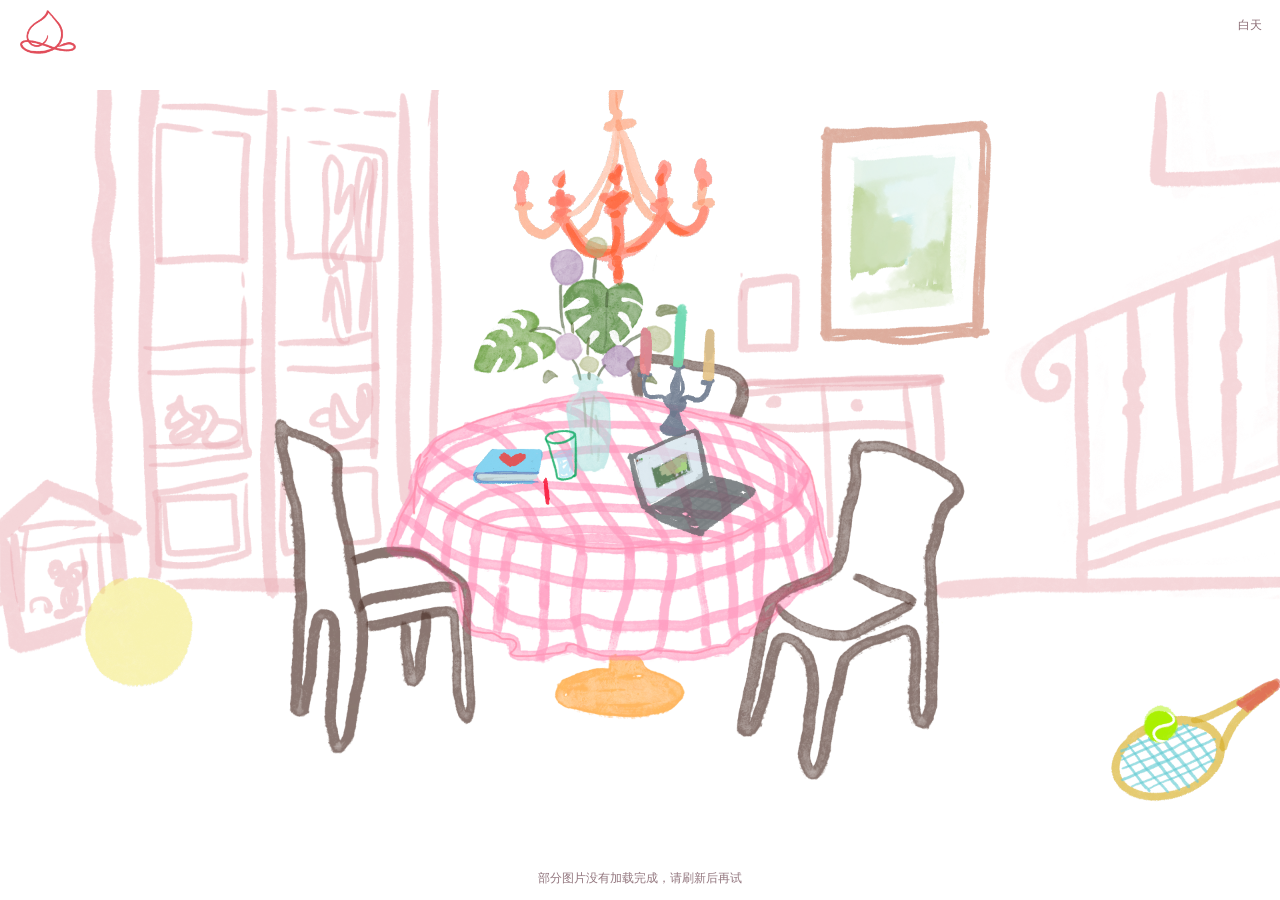
<file: index.html>
<!doctype html>
<html lang="zh-CN">
<head>
  <meta charset="UTF-8">
  <meta name="viewport" content="width=device-width, initial-scale=1.0, viewport-fit=cover">
  <meta name="theme-color" content="#ffffff">
  <meta name="description" content="Chez Theo — 一个可以慢慢探索的手绘房间。">
  <title>Chez Theo</title>
  <link rel="stylesheet" href="styles.css?v=20261112-bounce2">
  <link rel="stylesheet" href="startup-layout.css?v=20261109-1">
  <link rel="stylesheet" href="cursor-performance.css?v=20261109-1">
</head>
<body>
  <main class="site-shell" aria-label="Chez Theo 的手绘房间">
    <div class="room" id="room">
      <div class="artboard is-grouped" id="artboard">
        <canvas hidden data-scene="approvedNight" data-tiles="assets/approved-night.tiles.json" width="2048" height="1152" aria-hidden="true"></canvas>
        <img class="layer background" data-scene="background" src="assets/background-2002.png?v=20261103-8" alt="手绘房间背景">
        <img class="layer racket-layer" data-scene="racket" src="assets/racket.png" alt="" aria-hidden="true">
        <img class="layer tennis-layer" id="tennisLayer" data-scene="tennis" src="assets/tennis.png" alt="" aria-hidden="true">
        <img class="layer chandelier-layer" data-scene="chandelier" src="assets/chandelier.png" alt="" aria-hidden="true">
        <img class="layer" data-scene="floorLamp" src="assets/floor-lamp.png" alt="" aria-hidden="true">
        <img class="layer" data-scene="furniture" src="assets/furniture.png" alt="" aria-hidden="true">
        <img class="layer" data-scene="flowers" src="assets/flowers.png" alt="" aria-hidden="true">
        <img class="layer" data-scene="glass" src="assets/glass.png" alt="" aria-hidden="true">
        <div class="object-visual computer-visual" id="computerVisual" aria-hidden="true">
          <img class="layer computer-day" id="computerDayLayer" data-scene="computerDay" src="assets/computer-day.png" alt="">
          <img class="layer computer-night" data-scene="computerNight" src="assets/computer-night.png?v=20261102-7" alt="">
        </div>
        <img class="layer object-visual" id="diaryVisual" data-scene="diary" src="assets/diary.png?v=20261102-2" alt="" aria-hidden="true">
        <img class="layer" data-scene="candlestick" src="assets/candlestick.png?v=20261102-2" alt="" aria-hidden="true">
        <img class="layer object-visual" id="paintingVisual" data-scene="painting" src="assets/painting.png" alt="" aria-hidden="true">

        <img class="layer night-wash" id="nightWash" data-scene="nightStart" src="assets/night-shadow-1.png" alt="" aria-hidden="true">
        <img class="layer night-wash night-end" data-scene="nightEnd" src="assets/night-shadow-2.png" alt="" aria-hidden="true">

        <img class="layer lighting-layer" id="floorLight" data-scene="floorEmission" src="assets/floor-emission.png" alt="" aria-hidden="true">
        <img class="layer lighting-layer floor-environment" data-scene="floorEnvironment" src="assets/floor-light-shadow.png" alt="" aria-hidden="true">
        <img class="layer lighting-layer" data-scene="haloOne" src="assets/candle-halo-1.png" alt="" aria-hidden="true">
        <img class="layer lighting-layer" data-scene="haloTwo" src="assets/candle-halo-2.png" alt="" aria-hidden="true">
        <img class="layer lighting-layer" data-scene="flames" src="assets/candle-flame.png" alt="" aria-hidden="true">
        <img class="layer lighting-layer chandelier-environment" id="chandelierLight" data-scene="chandelierGlow" src="assets/chandelier-glow.png" alt="" aria-hidden="true">
        <img class="layer lighting-layer" data-scene="groupFloor" src="lighting-preview/light-floor.webp" alt="" aria-hidden="true">
        <img class="layer lighting-layer" data-scene="groupChandelier" src="lighting-preview/light-chandelier.png" alt="" aria-hidden="true">
        <canvas class="layer lighting-layer" data-scene="groupEnvironment" data-tiles="lighting-preview/light-environment.tiles.json" width="2048" height="1152" aria-hidden="true"></canvas>
        <img class="layer lighting-layer" data-scene="groupCandle" src="lighting-preview/light-candle.png" alt="" aria-hidden="true">
        <img class="layer lighting-layer" data-scene="groupFlame0" src="lighting-preview/light-flame-0.png" alt="" aria-hidden="true">
        <img class="layer lighting-layer" data-scene="groupFlame1" src="lighting-preview/light-flame-1.png" alt="" aria-hidden="true">
        <img class="layer lighting-layer" data-scene="groupFlame2" src="lighting-preview/light-flame-2.png" alt="" aria-hidden="true">

        <button class="object-control" id="tennisButton" type="button" aria-label="让网球弹出房间"></button>
        <button class="object-control project" id="computerButton" type="button" data-object="computer" data-project="电脑" aria-label="打开电脑"></button>
        <button class="object-control project" id="diaryButton" type="button" data-object="diary" data-project="少女心事" aria-label="打开少女心事"></button>
        <button class="object-control project" id="paintingButton" type="button" data-object="painting" data-project="画" aria-label="打开画作"></button>
      </div>
    </div>

    <canvas class="scene-canvas" id="sceneCanvas" aria-hidden="true"></canvas>
    <div class="brand" aria-label="Chez Theo"><img data-scene="brandLogo" src="assets/logo-approved.png" alt="Chez Theo 手绘桃子标志"></div>
    <div class="time-state" id="timeState" aria-live="polite">白天</div>
    <p class="hint" id="hint">房间里的物件可以点击</p>
  </main>

  <dialog class="project-dialog" id="projectDialog">
    <button class="dialog-close" id="dialogClose" type="button" aria-label="关闭">×</button>
    <p class="eyebrow">chez theo · collection</p>
    <h1 id="dialogTitle"></h1>
    <p>作品正在整理中，很快会住进这个房间。</p>
  </dialog>

  <script src="room-state.js?v=20261102-7"></script>
  <script src="moonlight-data.js?v=20261103-7"></script>
  <script src="object-interactions.js?v=20261109-1"></script>
  <script src="image-tiles.js?v=20261102-7"></script>
  <script src="shadow-morph.js?v=20261103-7"></script>
  <script src="scene-renderer.js?v=20261112-bounce1"></script>
  <script src="approved-night.js?v=20261103-10"></script>
  <script src="scene-worker-client.js?v=20261103-1"></script>
  <script src="script.js?v=20261112-bounce1"></script>
</body>
</html>
</file>
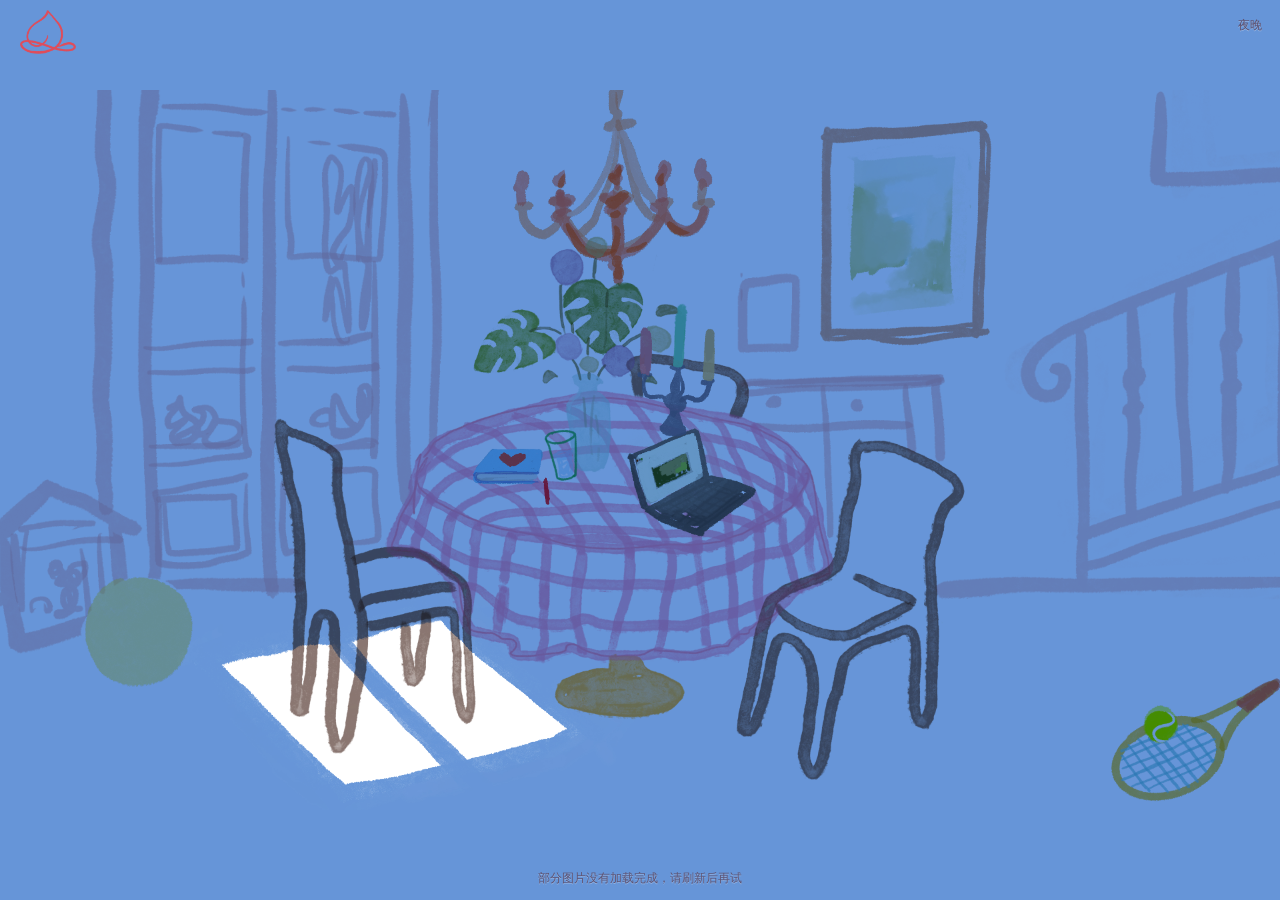
<file: lighting-preview/index.html>
<!doctype html>
<html lang="zh-CN">
<head>
  <meta charset="UTF-8">
  <meta name="viewport" content="width=device-width, initial-scale=1.0, viewport-fit=cover">
  <meta name="theme-color" content="#ffffff">
  <meta name="description" content="Chez Theo — 一个可以慢慢探索的手绘房间。">
  <base href="../">
  <title>Chez Theo · 亮灯预览</title>
  <link rel="stylesheet" href="styles.css?v=20261103-10">
  <link rel="stylesheet" href="startup-layout.css?v=20261109-1">
  <link rel="stylesheet" href="cursor-performance.css?v=20261109-1">
</head>
<body data-night-preview>
  <main class="site-shell" aria-label="Chez Theo 的手绘房间">
    <div class="room" id="room">
      <div class="artboard is-grouped" id="artboard">
        <canvas hidden data-scene="approvedNight" data-tiles="assets/approved-night.tiles.json" width="2048" height="1152" aria-hidden="true"></canvas>
        <img class="layer background" data-scene="background" src="assets/background-2002.png?v=20261103-8" alt="手绘房间背景">
        <img class="layer racket-layer" data-scene="racket" src="assets/racket.png" alt="" aria-hidden="true">
        <img class="layer tennis-layer" id="tennisLayer" data-scene="tennis" src="assets/tennis.png" alt="" aria-hidden="true">
        <img class="layer chandelier-layer" data-scene="chandelier" src="assets/chandelier.png" alt="" aria-hidden="true">
        <img class="layer" data-scene="floorLamp" src="assets/floor-lamp.png" alt="" aria-hidden="true">
        <img class="layer" data-scene="furniture" src="assets/furniture.png" alt="" aria-hidden="true">
        <img class="layer" data-scene="flowers" src="assets/flowers.png" alt="" aria-hidden="true">
        <img class="layer" data-scene="glass" src="assets/glass.png" alt="" aria-hidden="true">
        <div class="object-visual computer-visual" id="computerVisual" aria-hidden="true">
          <img class="layer computer-day" id="computerDayLayer" data-scene="computerDay" src="assets/computer-day.png" alt="">
          <img class="layer computer-night" data-scene="computerNight" src="assets/computer-night.png?v=20261102-7" alt="">
        </div>
        <img class="layer object-visual" id="diaryVisual" data-scene="diary" src="assets/diary.png?v=20261102-2" alt="" aria-hidden="true">
        <img class="layer" data-scene="candlestick" src="assets/candlestick.png?v=20261102-2" alt="" aria-hidden="true">
        <img class="layer object-visual" id="paintingVisual" data-scene="painting" src="assets/painting.png" alt="" aria-hidden="true">

        <img class="layer night-wash" id="nightWash" data-scene="nightStart" src="assets/night-shadow-1.png" alt="" aria-hidden="true">
        <img class="layer night-wash night-end" data-scene="nightEnd" src="assets/night-shadow-2.png" alt="" aria-hidden="true">

        <img class="layer lighting-layer" id="floorLight" data-scene="floorEmission" src="assets/floor-emission.png" alt="" aria-hidden="true">
        <img class="layer lighting-layer floor-environment" data-scene="floorEnvironment" src="assets/floor-light-shadow.png" alt="" aria-hidden="true">
        <img class="layer lighting-layer" data-scene="haloOne" src="assets/candle-halo-1.png" alt="" aria-hidden="true">
        <img class="layer lighting-layer" data-scene="haloTwo" src="assets/candle-halo-2.png" alt="" aria-hidden="true">
        <img class="layer lighting-layer" data-scene="flames" src="assets/candle-flame.png" alt="" aria-hidden="true">
        <img class="layer lighting-layer chandelier-environment" id="chandelierLight" data-scene="chandelierGlow" src="assets/chandelier-glow.png" alt="" aria-hidden="true">
        <img class="layer lighting-layer" data-scene="groupFloor" src="lighting-preview/light-floor.webp" alt="" aria-hidden="true">
        <img class="layer lighting-layer" data-scene="groupChandelier" src="lighting-preview/light-chandelier.png" alt="" aria-hidden="true">
        <canvas class="layer lighting-layer" data-scene="groupEnvironment" data-tiles="lighting-preview/light-environment.tiles.json" width="2048" height="1152" aria-hidden="true"></canvas>
        <img class="layer lighting-layer" data-scene="groupCandle" src="lighting-preview/light-candle.png" alt="" aria-hidden="true">
        <img class="layer lighting-layer" data-scene="groupFlame0" src="lighting-preview/light-flame-0.png" alt="" aria-hidden="true">
        <img class="layer lighting-layer" data-scene="groupFlame1" src="lighting-preview/light-flame-1.png" alt="" aria-hidden="true">
        <img class="layer lighting-layer" data-scene="groupFlame2" src="lighting-preview/light-flame-2.png" alt="" aria-hidden="true">

        <button class="object-control" id="tennisButton" type="button" aria-label="让网球弹出房间"></button>
        <button class="object-control project" id="computerButton" type="button" data-object="computer" data-project="电脑" aria-label="打开电脑"></button>
        <button class="object-control project" id="diaryButton" type="button" data-object="diary" data-project="少女心事" aria-label="打开少女心事"></button>
        <button class="object-control project" id="paintingButton" type="button" data-object="painting" data-project="画" aria-label="打开画作"></button>
      </div>
    </div>

    <canvas class="scene-canvas" id="sceneCanvas" aria-hidden="true"></canvas>
    <div class="brand" aria-label="Chez Theo"><img data-scene="brandLogo" src="assets/logo-approved.png" alt="Chez Theo 手绘桃子标志"></div>
    <div class="time-state" id="timeState" aria-live="polite">白天</div>
    <p class="hint" id="hint">房间里的物件可以点击</p>
  </main>

  <dialog class="project-dialog" id="projectDialog">
    <button class="dialog-close" id="dialogClose" type="button" aria-label="关闭">×</button>
    <p class="eyebrow">chez theo · collection</p>
    <h1 id="dialogTitle"></h1>
    <p>作品正在整理中，很快会住进这个房间。</p>
  </dialog>

  <script src="room-state.js?v=20261102-7"></script>
  <script src="moonlight-data.js?v=20261103-7"></script>
  <script src="object-interactions.js?v=20261109-1"></script>
  <script src="image-tiles.js?v=20261102-7"></script>
  <script src="shadow-morph.js?v=20261103-7"></script>
  <script src="scene-renderer.js?v=20261103-10"></script>
  <script src="approved-night.js?v=20261103-10"></script>
  <script src="scene-worker-client.js?v=20261103-1"></script>
  <script src="script.js?v=20261109-1"></script>
</body>
</html>
</file>
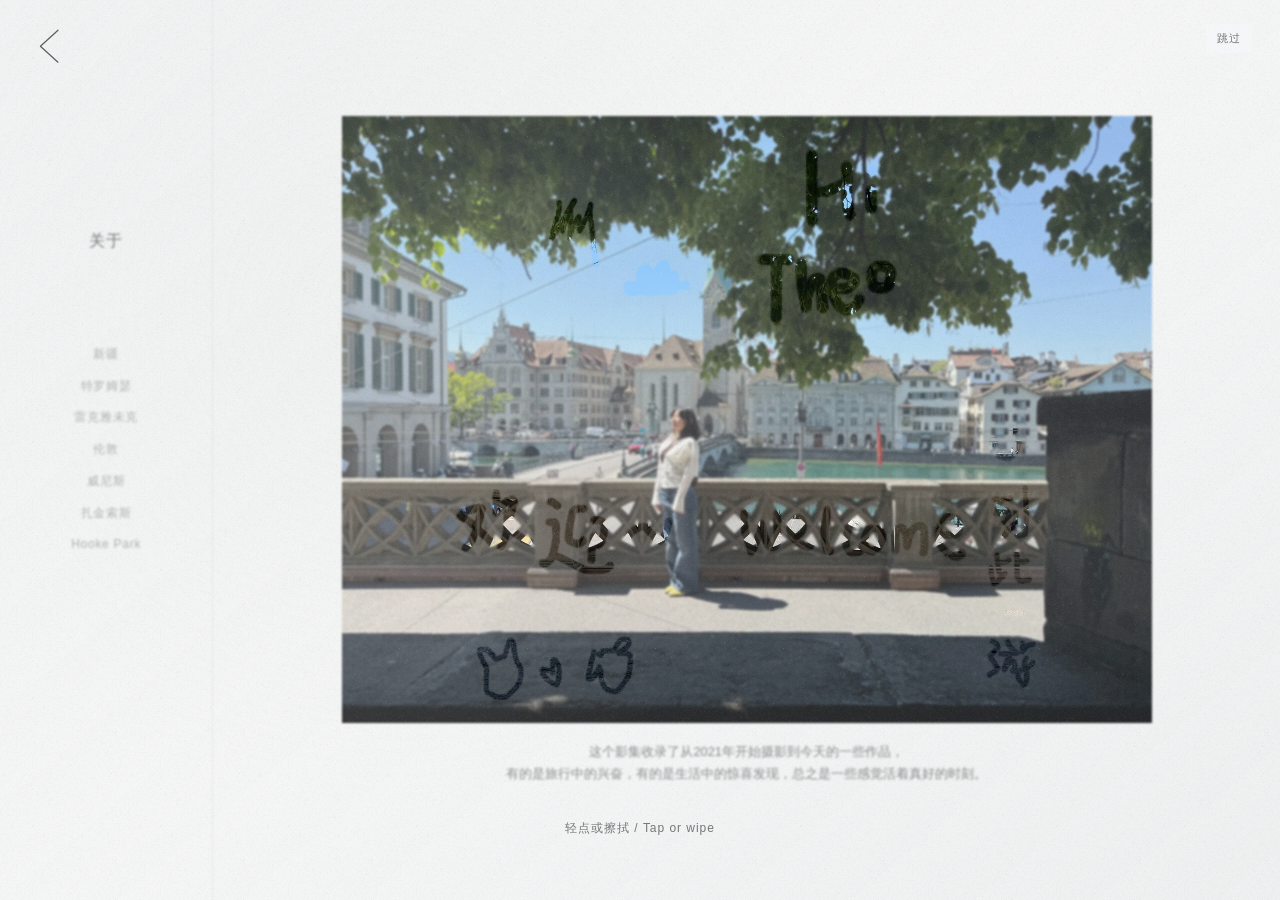
<file: photography/index.html>
<!doctype html>
<html lang="zh-CN">
<head>
<meta charset="utf-8"><meta name="viewport" content="width=device-width,initial-scale=1">
<title>Chez Theo · Photography</title>
<link rel="stylesheet" href="fog.css?v=20261113-1">
<link rel="stylesheet" href="about.css?v=20261112-10">
<link rel="stylesheet" href="color-editor.css?v=20261112-2">
<style>
*{box-sizing:border-box}body{margin:0;background:#fff;color:#5c5c5c;font-family:Georgia,"Times New Roman",serif}.page{min-height:100vh;display:grid;grid-template-columns:16.6667% 83.3333%;position:relative}.side{padding:26px 34px;border-right:1px solid #f0f0f0;min-height:100vh;position:relative}.back{position:absolute;top:26px;left:34px;display:inline-flex;color:#777;text-decoration:none;font-family:Arial,sans-serif;font-size:25px;font-weight:300;line-height:1}.places{position:absolute;top:50%;left:0;right:0;transform:translateY(-50%);text-align:center;font-size:12px;letter-spacing:.06em;line-height:2.65;color:#a6a6a6}.places .active{color:#777}.gallery{padding:50px 5.2vw 40px 4.1vw;overflow:hidden;position:relative}.track{display:flex;gap:30px;align-items:flex-start;transition:transform .35s ease}.card{min-width:76%;margin:0}.card img{display:block;width:100%;height:64vh;object-fit:cover;cursor:zoom-in}.caption{font-size:11px;letter-spacing:.08em;color:#aaa;margin-top:18px}.nav{position:fixed;top:50%;z-index:2;width:20px;height:20px;border:0;border-top:1px solid #fff;border-left:1px solid #fff;background:transparent;cursor:pointer;padding:0;font-size:0;opacity:1}.nav[disabled]{display:none}.prev{left:22%;transform:translateY(-50%) rotate(-45deg)}.next{right:5%;transform:translateY(-50%) rotate(135deg)}.lightbox{display:none;position:fixed;inset:0;background:rgba(255,255,255,.97);z-index:5;align-items:center;justify-content:center}.lightbox.show{display:flex}.lightbox img{max-width:88vw;max-height:88vh;object-fit:contain}.close{position:absolute;top:25px;right:35px;border:0;background:none;font-family:Georgia,"Times New Roman",serif;font-size:30px;font-weight:300;color:#777;cursor:pointer}@media(max-width:700px){.page{grid-template-columns:26% 74%}.side{padding:22px 14px}.back{top:22px;left:14px}.gallery{padding:54px 14px}.card{min-width:100%}.card img{height:58vh}.prev{left:30%}.next{right:7%}}
/* Keep the back arrow in the corner while the place names sit in the center. */
.language{position:absolute;z-index:3;top:23px;right:5.2vw;display:flex;gap:8px;align-items:center;font:12px/1.2 Arial,sans-serif;letter-spacing:.06em;color:#bbb}.language button{padding:2px 0;border:0;background:none;color:#aaa;font:inherit;cursor:pointer}.language button[aria-pressed="true"]{color:#4e4e4e}@media(max-width:700px){.language{right:14px}}
.lightbox figure{margin:0;max-width:88vw}.lightbox figcaption{margin-top:14px;color:#aaa;font:11px/1.5 Arial,sans-serif;letter-spacing:.08em}.zoom-nav{position:absolute;top:50%;width:20px;height:20px;padding:0;border:0;border-top:1px solid #555;border-left:1px solid #555;background:none;font-size:0}.zoom-nav[disabled]{display:none}.zoom-prev{left:4%;transform:rotate(-45deg)}.zoom-next{right:4%;transform:rotate(135deg)}
.gallery{padding-top:18vh} @media(max-width:700px){.gallery{padding-top:21vh}}
body,.back,.places,.caption,.language,.language button,.lightbox figcaption,.close{font-family:-apple-system,BlinkMacSystemFont,"Helvetica Neue",Arial,"PingFang SC","Noto Sans CJK SC","Microsoft YaHei",sans-serif}
.places button{display:block;width:100%;padding:0 6px;border:0;background:none;color:#a6a6a6;font:inherit;letter-spacing:inherit;line-height:inherit;cursor:pointer}.places button.active{color:#777}.card{flex:0 0 76%}@media(max-width:700px){.card{flex-basis:100%}}
.track{gap:20px}
.nav.on-white{border-color:#555}
.card{flex:0 0 auto;min-width:0;width:max-content}
.card img{width:auto;height:64vh;max-width:none;object-fit:contain}
.caption{max-width:100%}
@media(max-width:700px){.card{flex:0 0 auto;min-width:0}.card img{width:auto;height:58vh;max-width:none}}
.gallery{padding-left:20px}
.back{top:22px;left:30px;width:36px;height:48px;line-height:0;font-size:0}
.back svg{display:block;width:100%;height:100%;fill:none;stroke:#5b5b5b;stroke-width:1.5;stroke-linecap:round;stroke-linejoin:round}
.back{align-items:center;justify-content:center}.back svg{width:80%;height:80%}
.places{height:42.6667vh;overflow-y:auto;overflow-x:hidden;display:flex;flex-direction:column;justify-content:safe center;align-items:stretch;overscroll-behavior:contain;scrollbar-width:thin;scrollbar-color:#ddd transparent}
.places button{flex:none}
.prev{left:calc(16.6667% + 36px)}
@media(max-width:700px){.gallery{padding-left:20px}.places{height:38.6667vh}.back{top:18px;left:14px}.prev{left:calc(26% + 36px)}}
html,body{height:100%;overflow:hidden}.page{height:100dvh;min-height:0;overflow:hidden}
.places{top:50%;height:38vh;overflow:visible;display:block;font-size:12px}
.places .about-link{position:absolute;left:0;right:0;bottom:calc(100% + 26px);font-size:16px;line-height:1.5;margin:0;color:#858585}
.places .about-link.active{color:#555}
.place-list{height:100%;min-height:0;overflow-y:auto;overflow-x:hidden;display:flex;flex-direction:column;justify-content:safe center;align-items:stretch;overscroll-behavior:contain;scrollbar-width:thin;scrollbar-color:#ddd transparent}
.place-list button{flex:none}
.place-list button{position:relative;transition:color .18s ease}
.place-list button:hover,.place-list button:focus-visible,.place-list button.active{color:var(--place-color,#777)}
.place-list button.active::after{content:"";position:absolute;right:5px;top:50%;width:3px;height:15px;transform:translateY(-50%);border-radius:1px;background:var(--place-color,#777)}
@media(max-width:700px){.places{top:50%;height:38vh}.places .about-link{font-size:15px;bottom:calc(100% + 20px)}.place-list button{font-size:11px;letter-spacing:0}.place-list button.active::after{right:2px;width:2px;height:13px}}
</style></head>
<body>
<main class="page"><aside class="side"><a class="back" href="https://cheztheo.github.io/" aria-label="返回"><svg viewBox="0 0 36 48" aria-hidden="true"><polyline points="30,4 8,24 30,44"/></svg></a><nav class="places" id="places" aria-label="影集"><button type="button" class="about-link" id="aboutLink" data-place="about">关于</button><div class="place-list" id="placeList"></div></nav></aside><section class="gallery" id="gallery" aria-label="照片浏览"><div class="language" aria-label="Language"><button type="button" id="zh" aria-pressed="true">中</button><span>/</span><button type="button" id="en" aria-pressed="false">EN</button></div><div class="track" id="track"></div><article class="about-panel" id="aboutPanel" hidden><figure class="about-photo"><img src="about-portrait.webp" id="aboutPhoto" alt="树荫下站在河边的人"></figure><p class="about-copy"><span class="about-line">这个影集收录了从2021年开始摄影到今天的一些作品，</span><span class="about-line">有的是旅行中的兴奋，有的是生活中的惊喜发现，总之是一些感觉活着真好的时刻。</span></p></article></section><button class="nav prev" id="prev" aria-label="上一张">‹</button><button class="nav next" id="next" aria-label="下一张">›</button></main>
<section class="color-editor" id="colorEditor" aria-label="地名配色" hidden><button type="button" class="color-editor-close" id="colorEditorClose" aria-label="关闭配色">×</button><h2>自己选择颜色</h2><p>选择地名，再点色板；小色块可以自定义颜色。</p><div id="colorEditorRows"></div><div class="color-palette-grid" id="colorPaletteGrid" aria-label="RGB 色板"></div><div class="color-editor-actions"><button type="button" id="copyColors">复制 RGB 清单</button><button type="button" id="resetColors">恢复原色</button></div><div class="color-editor-status" id="colorEditorStatus" role="status"></div></section>
<div class="lightbox" id="lightbox" role="dialog" aria-modal="true" aria-label="放大照片"><button class="close" id="close" aria-label="关闭">×</button><button class="zoom-nav zoom-prev" id="zoomPrev" aria-label="上一张">上一张</button><figure><img id="zoomImg" alt="放大照片"><figcaption id="zoomCaption"></figcaption></figure><button class="zoom-nav zoom-next" id="zoomNext" aria-label="下一张">下一张</button></div>
<div class="fog-intro" id="fogIntro" role="region" aria-label="擦拭雾面以探索摄影集" tabindex="0">
  <div class="fog-glass" id="fogGlass" aria-hidden="true"></div>
  <div class="fog-brush-cursor" id="fogBrushCursor" hidden aria-hidden="true"></div>
  <div class="fog-instruction" aria-hidden="true"><span>轻点或擦拭 / Tap or wipe</span></div>
  <button class="fog-skip" id="fogSkip" type="button" aria-label="跳过雾面效果">跳过</button>
  <div class="fog-editor" id="fogEditor" hidden>
    <div class="fog-editor-title">在灰尘上写字</div>
    <label class="fog-brush-control" for="fogBrushSize"><span>画笔大小</span><input id="fogBrushSize" type="range" min="8" max="50" step="1" value="21"><output id="fogBrushSizeValue" for="fogBrushSize">21 px</output></label>
    <div class="fog-editor-actions">
      <button type="button" id="fogUndo">撤销一笔</button>
      <button type="button" id="fogReset">清空重画</button>
      <button type="button" id="fogSave">保存并预览</button>
      <button type="button" id="fogExport">下载笔迹</button>
    </div>
    <p id="fogEditorStatus" role="status">保存后刷新仍能看见；将下载的笔迹文件发给我，就能固定在预览网站中。</p>
  </div>
</div>
<noscript><style>.fog-intro{display:none}</style></noscript>
<script src="dust-lettering.js?v=20261112-1"></script>
<script src="fog.js?v=20261112-10"></script>
<script>
const albums={
  xinjiang:{name:{zh:'新疆',en:'XINJIANG'},photos:[
    {src:'first.jpg',caption:{zh:'小女孩·2021',en:'Little Girl · 2021'}},
    {src:'dog-2021.jpg',caption:{zh:'雪山下的小狗·2021',en:'Dog Beneath the Snowy Mountains · 2021'}},
    {src:'lamb-2021.jpg',caption:{zh:'踢球的放牧男孩·2021',en:'Herding Boy Playing Football · 2021'}}
  ]},
  iceland:{name:{zh:'雷克雅未克',en:'REYKJAVÍK'},photos:[
    {src:'iceland-steam-2024.jpg',caption:{zh:'雪地上的奇异蒸汽·2025',en:'Strange Steam in the Snow · 2025'}},
    {src:'iceland-black-sand-2024.jpg',caption:{zh:'我有一颗好大的钻·2025',en:'I Have Such a Big Diamond · 2025'}},
    {src:'iceland-ice-cave-2024.jpg',caption:{zh:'蓝色冰洞·2025',en:'Blue Ice Cave · 2025'}},
    {src:'iceland-town-2024.jpg',caption:{zh:'冬日街景·2025',en:'Winter Street · 2025'}},
    {src:'iceland-snow-light-2024.jpg',caption:{zh:'雪地里的灯光·2025',en:'Light in the Snow · 2025'}},
    {src:'iceland-coast-2024.jpg',caption:{zh:'海边的岩石·2025',en:'Rocks by the Sea · 2025'}},
    {src:'reykjavik-vehicles-2024.jpg',caption:{zh:'雪地上的车队·2025',en:'Vehicles in the Snow · 2025'}},
    {src:'reykjavik-steam-2024.jpg',caption:{zh:'雪地里的蒸汽·2025',en:'Steam in the Snow · 2025'}},
    {src:'reykjavik-dusk-2024.jpg',caption:{zh:'暮色中的停车场·2025',en:'Parking Lot at Dusk · 2025'}},
    {src:'reykjavik-snow-mountain-2024.jpg',caption:{zh:'落日下的雪山·2025',en:'Snowy Mountains at Sunset · 2025'}},
    {src:'reykjavik-snow-road-2024.avif',caption:{zh:'雪中的弯路·2025',en:'Winding Road in the Snow · 2025'}}
  ]},
  tromso:{name:{zh:'特罗姆瑟',en:'TROMSØ'},photos:[
    {src:'tromso-snowy-fjord.jpg',caption:{zh:'峡湾与海·2024',en:'Fjord and Sea · 2024'}},
    {src:'tromso-snow-lights.jpg',caption:{zh:'雪地里的紫色灯光·2024',en:'Purple Light on the Snow · 2024'}},
    {src:'tromso-bay-at-night.jpg',caption:{zh:'臀降雪坡·2024',en:'Sliding Down the Snowy Slope · 2024'}},
    {src:'tromso-night-view.jpg',caption:{zh:'探照鼠·2024',en:'Searchlight Mouse · 2024'}}
  ]},
  london:{name:{zh:'伦敦',en:'LONDON'},photos:[
    {src:'london-steps.avif',caption:{zh:'台阶上的行人·2025',en:'People on the Steps · 2025'}},
    {src:'london-sunlit-street.jpg',caption:{zh:'树上长出一个小路灯·2025',en:'A Little Streetlamp Grows from the Tree · 2025'}},
    {src:'london-lights.avif',caption:{zh:'一墙灯光·2025',en:'A Wall of Lights · 2025'}},
    {src:'london-fountain-near.avif',caption:{zh:'树影里的喷泉·2025',en:'Fountain Among the Trees · 2025'}},
    {src:'london-swans.jpg',caption:{zh:'扑腾鹈鹕·2025',en:'A Flapping Pelican · 2025'}},
    {src:'london-fountain-far.avif',caption:{zh:'远处的喷泉·2025',en:'Fountain in the Distance · 2025'}}
  ]},
  venice:{name:{zh:'威尼斯',en:'VENICE'},photos:[
    {src:'venice-gondola-2025.jpg',caption:{zh:'贡多拉与帆船·2025',en:'Gondola and Sailboat · 2025'}},
    {src:'venice-canal-2025.jpg',caption:{zh:'运河一隅·2025',en:'A Corner of the Canal · 2025'}},
    {src:'venice-rainbow-2025.jpg',caption:{zh:'雨后的彩虹·2025',en:'Rainbow After the Rain · 2025'}}
  ]},
  zakynthos:{name:{zh:'扎金索斯',en:'ZAKYNTHOS'},photos:[
    {src:'zakynthos-bay-2025.jpg',caption:{zh:'蓝色海湾·2025',en:'Blue Bay · 2025'}},
    {src:'zakynthos-sunset-2025.jpg',caption:{zh:'日出街道·2025',en:'Street at Sunrise · 2025'}},
    {src:'zakynthos-market-2025.jpg',caption:{zh:'旧货市场·2025',en:'Flea Market · 2025'}},
    {src:'zakynthos-port-2025.jpg',caption:{zh:'港口的乌云·2025',en:'Clouds over the Port · 2025'}},
    {src:'zakynthos-marina-2025.jpg',caption:{zh:'黄昏的码头·2025',en:'Marina at Dusk · 2025'}},
    {src:'zakynthos-cave-2025.jpg',caption:{zh:'蓝洞·2025',en:'Blue Cave · 2025'}}
  ]},
  hooke:{name:{zh:'Hooke Park',en:'HOOKE PARK'},photos:[
    {src:'hooke-interior.avif',caption:{zh:'晨间时光·2025',en:'Morning Hours · 2025'}},
    {src:'hooke-forest.avif',caption:{zh:'上学路上·2025',en:'On the Way to School · 2025'}},
    {src:'hooke-tulips.avif',caption:{zh:'窗边的郁金香·2025',en:'Tulips by the Window · 2025'}},
    {src:'hooke-pond-tree.avif',caption:{zh:'王小鸭的后院·2025',en:'Wang Xiaoya’s Backyard · 2025'}},
    {src:'hooke-window.avif',caption:{zh:'工位·2025',en:'Workspace · 2025'}},
    {src:'hooke-fields.avif',caption:{zh:'云下的田野·2025',en:'Fields Beneath the Clouds · 2025'}},
    {src:'hooke-pond-frost.jpg',caption:{zh:'王小鸭的家·2025',en:'Wang Xiaoya’s Home · 2025'}},
    {src:'hooke-snow-horse.avif',caption:{zh:'雪地里的马·2025',en:'Horse in the Snow · 2025'}},
    {src:'hooke-bonfire.avif',caption:{zh:'林间篝火·2025',en:'Bonfire in the Woods · 2025'}},
    {src:'hooke-mist.avif',caption:{zh:'晨雾里吃早餐的好丽马·2025',en:'Haoli the Horse at Breakfast in the Morning Mist · 2025'}},
    {src:'hooke-building.jpg',caption:{zh:'花盆成为主角·2025',en:'The Flowerpot Takes Center Stage · 2025'}},
    {src:'hooke-sunlit-path.jpg',caption:{zh:'上学的另一条路·2025',en:'Another Way to School · 2025'}}
  ]}
};
const placeOrder=['xinjiang','tromso','iceland','london','venice','zakynthos','hooke'];
const placeColors={xinjiang:'rgb(117,117,31)',tromso:'rgb(110,75,145)',iceland:'rgb(43,122,161)',london:'rgb(168,94,21)',venice:'rgb(229,159,148)',zakynthos:'rgb(47,156,213)',hooke:'rgb(25,108,57)'};
const ui={zh:{back:'返回',previous:'上一张',next:'下一张',close:'关闭',gallery:'照片浏览',albums:'影集',about:'关于',photo:'树荫下站在河边的人'},en:{back:'Back',previous:'Previous photo',next:'Next photo',close:'Close',gallery:'Photo gallery',albums:'Albums',about:'About',photo:'A person beside the river beneath the trees'}};
const track=document.querySelector('#track'),prev=document.querySelector('#prev'),next=document.querySelector('#next'),lightbox=document.querySelector('#lightbox'),zoomImg=document.querySelector('#zoomImg');
let activePlace=location.hash==='#about'?'about':albums[location.hash.slice(1)]?location.hash.slice(1):'about',i=0,language='zh';
function go(n){
  if(activePlace==='about')return;
  const cards=[...track.querySelectorAll('.card')],photos=albums[activePlace].photos;
  i=Math.max(0,Math.min(photos.length-1,n));
  track.style.transform='translateX(-'+(cards[i].offsetLeft-cards[0].offsetLeft)+'px)';
  prev.disabled=document.querySelector('#zoomPrev').disabled=i===0;
  next.disabled=document.querySelector('#zoomNext').disabled=i===photos.length-1;
  zoomImg.src=photos[i].src;zoomImg.alt=photos[i].caption[language];
  document.querySelector('#zoomCaption').textContent=photos[i].caption[language];
  requestAnimationFrame(updateNavContrast);
}
function updateNavContrast(){
  const images=[...track.querySelectorAll('.card img')];
  for(const nav of [prev,next]){
    const box=nav.getBoundingClientRect(),x=box.left+box.width/2,y=box.top+box.height/2;
    const overPhoto=images.some(image=>{const r=image.getBoundingClientRect();return x>=r.left&&x<=r.right&&y>=r.top&&y<=r.bottom});
    nav.classList.toggle('on-white',!overPhoto);
  }
}
track.addEventListener('transitionend',updateNavContrast);
function render(){
  const about=activePlace==='about',aboutPanel=document.querySelector('#aboutPanel');
  const displayLanguage=about?'zh':language;
  document.documentElement.lang=displayLanguage==='zh'?'zh-CN':'en';
  document.querySelector('#gallery').classList.toggle('is-about',about);
  const aboutLink=document.querySelector('#aboutLink');
  aboutLink.textContent=ui[displayLanguage].about;
  aboutLink.classList.toggle('active',about);
  aboutLink.setAttribute('aria-pressed',about);
  document.querySelector('#placeList').innerHTML=placeOrder.map(key=>[key,albums[key]]).map(([key,album])=>'<button type="button" data-place="'+key+'" class="'+(key===activePlace?'active':'')+'"'+(placeColors[key]?' style="--place-color:'+placeColors[key]+'"':'')+' aria-pressed="'+(key===activePlace)+'">'+album.name[displayLanguage]+'</button>').join('');
  aboutPanel.hidden=!about;track.hidden=about;
  document.querySelector('#aboutPhoto').alt=ui.zh.photo;
  if(!about){
    track.style.transition='none';track.style.transform='none';
    track.innerHTML=albums[activePlace].photos.map((photo,index)=>'<figure class="card"><img src="'+photo.src+'" alt="'+photo.caption[language]+'" data-index="'+index+'"><figcaption class="caption">'+photo.caption[language]+'</figcaption></figure>').join('');
    track.querySelectorAll('img').forEach(image=>image.addEventListener('load',()=>go(i)));
  }
  document.querySelector('#zh').setAttribute('aria-pressed',language==='zh');document.querySelector('#en').setAttribute('aria-pressed',language==='en');
  document.querySelector('.back').setAttribute('aria-label',ui[language].back);document.querySelector('#places').setAttribute('aria-label',ui[language].albums);
  document.querySelector('#gallery').setAttribute('aria-label',about?ui[language].about:albums[activePlace].name[language]+' · '+ui[language].gallery);
  prev.setAttribute('aria-label',ui[language].previous);next.setAttribute('aria-label',ui[language].next);
  document.querySelector('#zoomPrev').setAttribute('aria-label',ui[language].previous);document.querySelector('#zoomNext').setAttribute('aria-label',ui[language].next);
  document.querySelector('#close').setAttribute('aria-label',ui[language].close);
  if(about){prev.disabled=next.disabled=true}
  else{go(i);requestAnimationFrame(()=>{track.style.transition='transform .35s ease'})}
}
document.querySelector('#places').onclick=event=>{const button=event.target.closest('button[data-place]');if(!button)return;activePlace=button.dataset.place;i=0;lightbox.classList.remove('show');location.hash=activePlace;render()};
window.addEventListener('hashchange',()=>{const place=location.hash.slice(1);if((place==='about'||albums[place])&&place!==activePlace){activePlace=place;i=0;lightbox.classList.remove('show');render()}});
document.querySelector('#zh').onclick=()=>{language='zh';render()};document.querySelector('#en').onclick=()=>{language='en';render()};
prev.onclick=document.querySelector('#zoomPrev').onclick=()=>go(i-1);next.onclick=document.querySelector('#zoomNext').onclick=()=>go(i+1);
track.onclick=event=>{const image=event.target.closest('img[data-index]');if(!image)return;go(Number(image.dataset.index));lightbox.classList.add('show')};
document.querySelector('#close').onclick=()=>lightbox.classList.remove('show');lightbox.onclick=event=>{if(event.target===lightbox)lightbox.classList.remove('show')};
document.onkeydown=event=>{if(event.key==='ArrowLeft')go(i-1);if(event.key==='ArrowRight')go(i+1);if(event.key==='Escape')lightbox.classList.remove('show')};
window.addEventListener('resize',()=>go(i));render();
</script>
<script src="color-editor.js?v=20261112-3"></script>
</body></html>
</file>
<file: styles.css>
:root {
  --paper: #ffffff;
  --ink: #5a2f3b;
  --cream: #fff9ed;
  --night-opacity: 0;
  --night-strength: 0;
}

* { box-sizing: border-box; }

html, body { width: 100%; height: 100%; margin: 0; }

body {
  overflow: hidden;
  background: var(--paper);
  color: var(--ink);
  font-family: "Bradley Hand", "Comic Sans MS", ui-rounded, system-ui, sans-serif;
}

button { font: inherit; }

.site-shell {
  position: relative;
  width: 100%;
  height: 100%;
  min-height: 100svh;
  display: grid;
  place-items: center;
  overflow: hidden;
  background: var(--paper);
}

/* Extend the exact edge colour of the night artwork across the viewport. */
.site-shell::before {
  content: "";
  position: absolute;
  inset: 0;
  background: #568ad4;
  opacity: var(--night-opacity);
  pointer-events: none;
}

.room {
  position: relative;
  width: min(100vw, calc(100vh * 16 / 9));
  height: min(100vh, calc(100vw * 9 / 16));
  overflow: hidden;
  isolation: isolate;
  background: var(--paper);
}

.artboard {
  position: absolute;
  inset: 0;
  overflow: hidden;
  cursor: default;
  touch-action: manipulation;
  -webkit-tap-highlight-color: transparent;
}

.layer {
  position: absolute;
  inset: 0;
  width: 100%;
  height: 100%;
  object-fit: fill;
  pointer-events: none;
  user-select: none;
  -webkit-user-drag: none;
}

.background { opacity: 1; width: auto; height: 100%; max-width: none; max-height: none; left: 49.462890625%; top: 50%; right: auto; bottom: auto; object-fit: contain; transform: translate(-50%, -50%); }

.object-visual {
  position: absolute;
  inset: 0;
  pointer-events: none;
  transition: transform 220ms cubic-bezier(.2,.75,.25,1);
}

/* The origin is derived from each PNG's opaque bounds, not the artboard. */
.object-visual.is-hovered { transform: scale(1.025); }
.artboard.has-clickable-object { cursor: pointer; }

.computer-visual { filter: brightness(.75); }
.computer-day { opacity: calc(1 - var(--night-strength)); }
.computer-night { opacity: var(--night-strength); }

.chandelier-layer {
  width: 100%;
  height: 100%;
}

.racket-layer, .tennis-layer { transform: translate(-6.5%, -5.8%); }
.artboard.is-grouped .racket-layer, .artboard.is-grouped .tennis-layer { transform: none; }
.night-wash.night-end { opacity: 0; }
.lighting-layer { opacity: 0; }
.chandelier-environment { mix-blend-mode: overlay; }
.floor-environment { mix-blend-mode: lighten; }

.scene-canvas {
  position: fixed;
  inset: 0;
  z-index: 40;
  width: 100%;
  height: 100%;
  opacity: 0;
  pointer-events: none;
}
.scene-canvas.is-ready { opacity: 1; }

.night-wash {
  opacity: var(--night-opacity);
  mix-blend-mode: multiply;
  transition: opacity .12s linear;
  z-index: 30;
}

.tennis-layer { z-index: 14; }
.tennis-layer.launched { opacity: 0; }

.light {
  position: absolute;
  pointer-events: none;
  z-index: 34;
  opacity: 0;
  transform: scale(.8);
  transition: opacity .7s ease, transform .9s cubic-bezier(.2,.8,.2,1);
  mix-blend-mode: screen;
}

.light.on { opacity: 1; transform: scale(1); }

.floor-light {
  left: 1.1%;
  top: 60%;
  width: 18%;
  aspect-ratio: 1;
  border-radius: 50%;
  background: radial-gradient(circle, rgba(255,251,194,.78) 0 15%, rgba(255,232,116,.28) 35%, transparent 70%);
  filter: blur(8px);
}

.chandelier-light {
  left: 37%;
  top: 0;
  width: 33%;
  height: 43%;
  background: radial-gradient(ellipse, rgba(255,210,178,.45), rgba(255,126,118,.12) 45%, transparent 72%);
  filter: blur(12px);
}

.candle-zone {
  --lean: 0deg;
  position: absolute;
  left: 49.5%;
  top: 34.5%;
  width: 8%;
  height: 15%;
  z-index: 36;
  pointer-events: none;
}

.flame {
  position: absolute;
  width: clamp(5px, .58vw, 12px);
  height: clamp(11px, 1.25vw, 25px);
  opacity: 0;
  border-radius: 70% 35% 65% 35%;
  transform-origin: 50% 100%;
  transform: rotate(var(--lean)) scaleY(.88);
  background: linear-gradient(to top, #ff6d3b 5%, #ffd66d 62%, #fff8d4 100%);
  box-shadow: 0 0 10px #ff9e46, 0 0 28px rgba(255,173,76,.75);
  transition: opacity .45s ease, transform .16s ease-out;
  animation: flicker .6s ease-in-out infinite alternate;
}

.candle-zone.on .flame { opacity: 1; }
.flame-one { left: 20%; top: 15%; }
.flame-two { left: 49%; top: 0; animation-delay: -.24s; }
.flame-three { left: 75%; top: 17%; animation-delay: -.41s; }

@keyframes flicker {
  from { margin-left: -1px; filter: brightness(.92); }
  to { margin-left: 1px; filter: brightness(1.16); }
}

.hotspot {
  position: absolute;
  z-index: 50;
  border: 0;
  padding: 0;
  background: transparent;
  cursor: pointer;
  outline: none;
  box-shadow: none;
  -webkit-tap-highlight-color: transparent;
}

/* Native controls remain keyboard-accessible. Pointer hit tests use PNG
   silhouettes, so these boxes cannot catch the surrounding empty space. */
.object-control {
  position: absolute;
  width: 1px;
  height: 1px;
  padding: 0;
  border: 0;
  margin: -1px;
  overflow: hidden;
  clip-path: inset(50%);
  pointer-events: none;
  outline: none;
  background: transparent;
  box-shadow: none;
  -webkit-tap-highlight-color: transparent;
}

.tennis-hotspot { left: 86%; top: 79%; width: 14%; height: 20%; }

.brand, .time-state, .hint {
  position: fixed;
  z-index: 100;
  margin: 0;
  pointer-events: none;
  text-shadow: 0 1px rgba(255,255,255,.45);
}

.brand { top: max(10px, env(safe-area-inset-top)); left: max(19px, env(safe-area-inset-left)); width: clamp(42px, 4.5vw, 62px); aspect-ratio: 62 / 47; overflow: hidden; }
.brand img { display: block; width: 100%; height: 100%; object-fit: contain; }
.scene-canvas.is-ready ~ .brand { visibility: hidden; }
.time-state { top: max(18px, env(safe-area-inset-top)); right: max(18px, env(safe-area-inset-right)); font-size: clamp(11px, .9vw, 16px); opacity: .7; }
.hint { bottom: max(14px, env(safe-area-inset-bottom)); left: 50%; transform: translateX(-50%); font-size: clamp(11px, .9vw, 15px); opacity: .66; transition: opacity 1s ease; }
.hint.hidden { opacity: 0; }

.project-dialog {
  width: min(440px, calc(100vw - 36px));
  border: 2px solid #d97b99;
  border-radius: 52% 48% 45% 55% / 9% 12% 10% 11%;
  padding: 2.8rem 2.4rem 2.2rem;
  color: #69384a;
  background: rgba(255,249,237,.96);
  box-shadow: 0 24px 80px rgba(57,31,45,.25);
  text-align: center;
}

.project-dialog::backdrop { background: rgba(52,35,62,.44); backdrop-filter: blur(4px); }
.project-dialog h1 { margin: .3rem 0 .8rem; font-size: clamp(28px, 5vw, 50px); font-weight: 500; }
.project-dialog p { line-height: 1.7; }
.eyebrow { margin: 0; font-size: 12px; letter-spacing: .12em; text-transform: uppercase; opacity: .6; }
.dialog-close { position: absolute; top: 12px; right: 16px; border: 0; background: none; color: inherit; font-size: 28px; cursor: pointer; }

.wind-cursor { --cursor-size: 21px; --eye-inner: 2.4px; --eye-outer: 3.1px; display: none; position: fixed; top: 0; left: 0; width: 21px; height: 21px; z-index: 1000; pointer-events: none; opacity: 0; transform: translate(-50%, -50%); transition: width .2s ease, height .2s ease, opacity .1s ease; }
.wind-cursor.visible { opacity: 1; }
.wind-cursor.near-flame { --cursor-size: 28.5px; --eye-inner: 3.25px; --eye-outer: 4.2px; width: 28.5px; height: 28.5px; }
.wind-eye { position: absolute; left: 50%; top: 50%; display: grid; place-items: center; width: 64px; height: 64px; transform: translate(-50%, -50%); mask-image: radial-gradient(circle at 50% 50%,transparent 0 var(--eye-inner),#000 var(--eye-outer) 100%); -webkit-mask-image: radial-gradient(circle at 50% 50%,transparent 0 var(--eye-inner),#000 var(--eye-outer) 100%); }
.wind-light { display: block; width: var(--cursor-size); height: var(--cursor-size); filter: drop-shadow(0 0 1px rgba(255,255,255,1)) drop-shadow(0 0 3px rgba(255,255,255,.95)) drop-shadow(0 0 7px rgba(245,245,245,.65)); animation: wind-glow 2.4s ease-in-out infinite; }
.wind-cursor img { display: block; width: 100%; height: 100%; object-fit: contain; mask-image: radial-gradient(circle closest-side at 49% 50.5%,transparent 0 23%,#000 29% 82%,transparent 100%); -webkit-mask-image: radial-gradient(circle closest-side at 49% 50.5%,transparent 0 23%,#000 29% 82%,transparent 100%); animation: wind-spin .9s linear infinite; }
.wind-cursor.near-flame img { animation-duration: .5s; }
.wind-cursor.near-flame .wind-light { animation-duration: 1.2s; }
@keyframes wind-spin { to { transform: rotate(360deg); } }
@keyframes wind-glow { 50% { filter: drop-shadow(0 0 1.4px rgba(255,255,255,1)) drop-shadow(0 0 4.5px rgba(255,255,255,.98)) drop-shadow(0 0 10px rgba(245,245,245,.75)); } }
@media (pointer: fine) {
  html, body, button, .artboard, .artboard.has-clickable-object, .hotspot, .dialog-close { cursor: none; }
  .wind-cursor { display: block; }
}

@media (prefers-reduced-motion: reduce) {
  *, *::before, *::after { animation-duration: .01ms !important; animation-iteration-count: 1 !important; transition-duration: .01ms !important; }
}


.tennis-flight {
  position: fixed;
  z-index: 110;
  object-fit: fill;
  pointer-events: none;
  transform-origin: 90.65% 88.1%;
  animation: tennis-two-bounces 1.9s linear both;
}
@keyframes tennis-two-bounces {
  /* Each arc returns to the same floor line before the next one starts. */
  0% { transform: translate(0, 0) rotate(0deg); }
  10.8% { transform: translate(.5%, -13.5%) rotate(42deg); }
  21.6% { transform: translate(1%, -18%) rotate(84deg); }
  32.4% { transform: translate(1.5%, -13.5%) rotate(126deg); }
  43.2% { transform: translate(2%, 0) rotate(168deg); }
  50.5% { transform: translate(2.5%, -7.875%) rotate(208deg); }
  57.9% { transform: translate(3%, -10.5%) rotate(248deg); }
  65.3% { transform: translate(3.5%, -7.875%) rotate(288deg); }
  72.6% { transform: translate(4%, 0) rotate(328deg); }
  100% { transform: translate(22%, 0) rotate(680deg); }
}
</file>
<file: startup-layout.css>
/* The initial image layers use the same viewport clipping as the final canvas. */
.room, .artboard { overflow: visible; }

/* The renderer blends the daytime laptop at 75% opacity; do the same on load. */
.computer-visual { filter: none; }
.computer-day { opacity: calc(.75 * (1 - var(--night-strength))); }
</file>
<file: cursor-performance.css>
/* Use the platform's ordinary arrow: the native Mac pointer on macOS. */
html, body, button, .artboard, .artboard.has-clickable-object, .hotspot, .dialog-close {
  cursor: default !important;
}
.wind-cursor { display: none !important; }
.wind-cursor, .wind-cursor * { animation: none !important; }
</file>
<file: photography/fog.css>
/* The photograph stays live beneath a glass layer; erased areas reveal it exactly. */
.fog-intro {
  position: fixed;
  inset: 0;
  z-index: 10;
  overflow: hidden;
  cursor: crosshair;
  touch-action: none;
}

.fog-glass {
  position: absolute;
  inset: 0;
  pointer-events: none;
  background-image:
    var(--dust-texture, none),
    radial-gradient(circle at 30% 35%, rgba(224,226,226,.20), transparent 45%),
    linear-gradient(140deg, rgba(178,184,186,.18), rgba(210,213,213,.22) 48%, rgba(163,172,175,.18));
  background-size: 128px 128px, auto, auto;
  -webkit-backdrop-filter: blur(1.25px) saturate(.96);
  backdrop-filter: blur(1.25px) saturate(.96);
  -webkit-mask-size: 100% 100%;
  mask-size: 100% 100%;
  -webkit-mask-repeat: no-repeat;
  mask-repeat: no-repeat;
  opacity: var(--fog-opacity, 1);
  transition: opacity 1.1s ease;
}

.fog-instruction {
  position: absolute;
  left: 50%;
  bottom: max(7vh, 36px);
  transform: translateX(-50%);
  max-width: calc(100vw - 28px);
  color: #777;
  text-align: center;
  pointer-events: none;
  transition: opacity .5s ease;
}
.fog-instruction span { display: block; font-size: 12px; letter-spacing: .08em; }
.fog-editor {
  position: absolute;
  z-index: 2;
  top: 22px;
  left: 50%;
  transform: translateX(-50%);
  width: max-content;
  max-width: calc(100vw - 24px);
  padding: 14px 18px 11px;
  background: rgba(255,255,255,.88);
  box-shadow: 0 4px 24px rgba(61,65,66,.1);
  color: #666;
  text-align: center;
  font: 12px/1.5 -apple-system,BlinkMacSystemFont,"Helvetica Neue",Arial,"PingFang SC",sans-serif;
  cursor: default;
}
.fog-editor[hidden] { display: none; }
.fog-editor-title { margin-bottom: 8px; letter-spacing: .1em; }
.fog-brush-control { display: flex; align-items: center; justify-content: center; gap: 10px; margin-bottom: 11px; white-space: nowrap; }
.fog-brush-control input { width: min(160px, 36vw); accent-color: #666; cursor: pointer; }
.fog-brush-control output { min-width: 34px; text-align: right; font-variant-numeric: tabular-nums; }
.fog-brush-cursor { position: absolute; z-index: 1; transform: translate(-50%, -50%); border: 1px dashed rgba(80,80,80,.72); border-radius: 50%; pointer-events: none; }
.fog-brush-cursor[hidden] { display: none; }
.fog-editor-actions { display: flex; flex-wrap: wrap; justify-content: center; gap: 6px; }
.fog-editor button {
  border: 1px solid #d4d4d4;
  background: #fff;
  padding: 5px 9px;
  color: #666;
  font: inherit;
  cursor: pointer;
}
.fog-editor button:hover,.fog-editor button:focus-visible { border-color: #888; color: #333; }
.fog-editor #fogSave { background: #555; border-color: #555; color: #fff; }
.fog-editor p { margin: 8px 0 0; color: #888; font-size: 11px; }
.fog-intro.is-editing .fog-instruction,.fog-intro.is-editing .fog-skip { display: none; }
.fog-skip {
  position: absolute;
  top: 24px;
  right: 28px;
  border: 0;
  padding: 8px 11px;
  background: rgba(245,249,250,.45);
  color: #777;
  font: 11px/1.2 -apple-system,BlinkMacSystemFont,"Helvetica Neue",Arial,sans-serif;
  letter-spacing: .1em;
  cursor: pointer;
}
.fog-skip:hover, .fog-skip:focus-visible { background: rgba(255,255,255,.8); }
.fog-intro:focus-visible { outline: 2px solid #667e95; outline-offset: -4px; }
.fog-intro.is-clearing { pointer-events: none; }
.fog-intro.is-clearing .fog-glass { opacity: 0; }
.fog-intro.is-tap-clearing .fog-glass { transition-duration: 2.6s; transition-timing-function: ease-in-out; }
.fog-intro.is-clearing .fog-instruction, .fog-intro.is-clearing .fog-skip { opacity: 0; }
.back { z-index: 12; }

@media (max-width: 700px) {
  .fog-skip { top: 18px; right: 14px; }
  .fog-instruction { bottom: max(8vh, 28px); }
  .fog-editor { top: 10px; padding: 9px; }
}
@media (prefers-reduced-motion: reduce) {
  .fog-glass, .fog-instruction, .fog-intro.is-tap-clearing .fog-glass { transition-duration: .01ms; }
}
</file>
<file: photography/about.css>
.track[hidden], .about-panel[hidden] { display: none; }

.gallery.is-about {
  display: flex;
  align-items: center;
  justify-content: center;
  padding: clamp(32px, 5vh, 60px) clamp(18px, 3vw, 56px);
}
.gallery.is-about .language { display: none; }
.about-panel {
  display: flex;
  flex-direction: column;
  align-items: center;
  justify-content: center;
  gap: clamp(16px, 2vh, 24px);
  width: 100%;
  margin: 0 auto;
}
.about-photo {
  width: min(100%, 90vh, 1100px);
  margin: 0;
}
.about-photo img {
  display: block;
  width: 100%;
  height: auto;
  aspect-ratio: 4 / 3;
  object-fit: contain;
}
.about-copy {
  width: 100%;
  margin: 0;
  color: #7a7a7a;
  text-align: center;
  font: clamp(11px, 1vw, 15px)/1.7 -apple-system,BlinkMacSystemFont,"Helvetica Neue",Arial,"PingFang SC",sans-serif;
}
.about-line { display: block; }

@media (max-width: 700px) {
  .gallery.is-about { padding: 50px 14px 18px; }
  .about-copy { font-size: 11px; line-height: 1.6; }
}
@media (max-height: 600px) {
  .gallery.is-about { padding-top: 42px; padding-bottom: 16px; }
  .about-photo { width: min(100%, 72vh, 900px); }
  .about-copy { font-size: 11px; line-height: 1.55; }
}
</file>
<file: photography/color-editor.css>
.color-editor {
  position: fixed;
  z-index: 15;
  top: 50%;
  right: 5.2vw;
  transform: translateY(-50%);
  width: min(390px,calc(100vw - 28px));
  max-height: calc(100dvh - 24px);
  overflow-y: auto;
  padding: 20px;
  border: 1px solid #e5e5e5;
  background: rgba(255,255,255,.97);
  box-shadow: 0 8px 32px rgba(0,0,0,.14);
  color: #666;
  font: 12px/1.5 -apple-system,BlinkMacSystemFont,"Helvetica Neue",Arial,"PingFang SC",sans-serif;
}
.color-editor[hidden] { display: none; }
.color-editor h2 { margin: 0 0 5px; font-size: 16px; font-weight: 500; color: #555; }
.color-editor p { margin: 0 0 12px; color: #999; }
.color-editor-close { position: absolute; top: 14px; right: 18px; border: 0; padding: 2px; background: none; color: #777; font: 20px/1 Arial,sans-serif; cursor: pointer; }
.color-editor-row { display: grid; grid-template-columns: minmax(0,1fr) 38px 112px; align-items: center; gap: 8px; min-height: 36px; border-top: 1px solid #f1f1f1; }
.color-target { border: 0; padding: 2px 4px; background: none; color: #777; text-align: left; font: inherit; cursor: pointer; }
.color-target[aria-pressed="true"] { color: #333; text-decoration: underline; text-underline-offset: 3px; }
.color-editor-row input { width: 32px; height: 28px; padding: 0; border: 0; background: none; cursor: pointer; }
.color-editor-row output { color: #888; text-align: right; font-size: 11px; font-variant-numeric: tabular-nums; }
.color-palette-grid { display: grid; grid-template-columns: repeat(9,1fr); gap: 5px; margin-top: 12px; }
.color-palette-grid button { height: 27px; border: 1px solid rgba(0,0,0,.08); border-radius: 2px; cursor: pointer; }
.color-palette-grid button:focus-visible { outline: 2px solid #555; outline-offset: 2px; }
.color-editor-actions { display: flex; gap: 12px; margin-top: 14px; }
.color-editor-actions button { border: 0; padding: 4px 0; background: none; color: #666; font: inherit; cursor: pointer; }
.color-editor-status { min-height: 18px; margin-top: 6px; color: #888; }
@media (max-width: 700px) {
  .color-editor { right: 14px; }
  .color-editor { padding: 15px; }
  .color-editor-row { min-height: 34px; }
}
</file>
